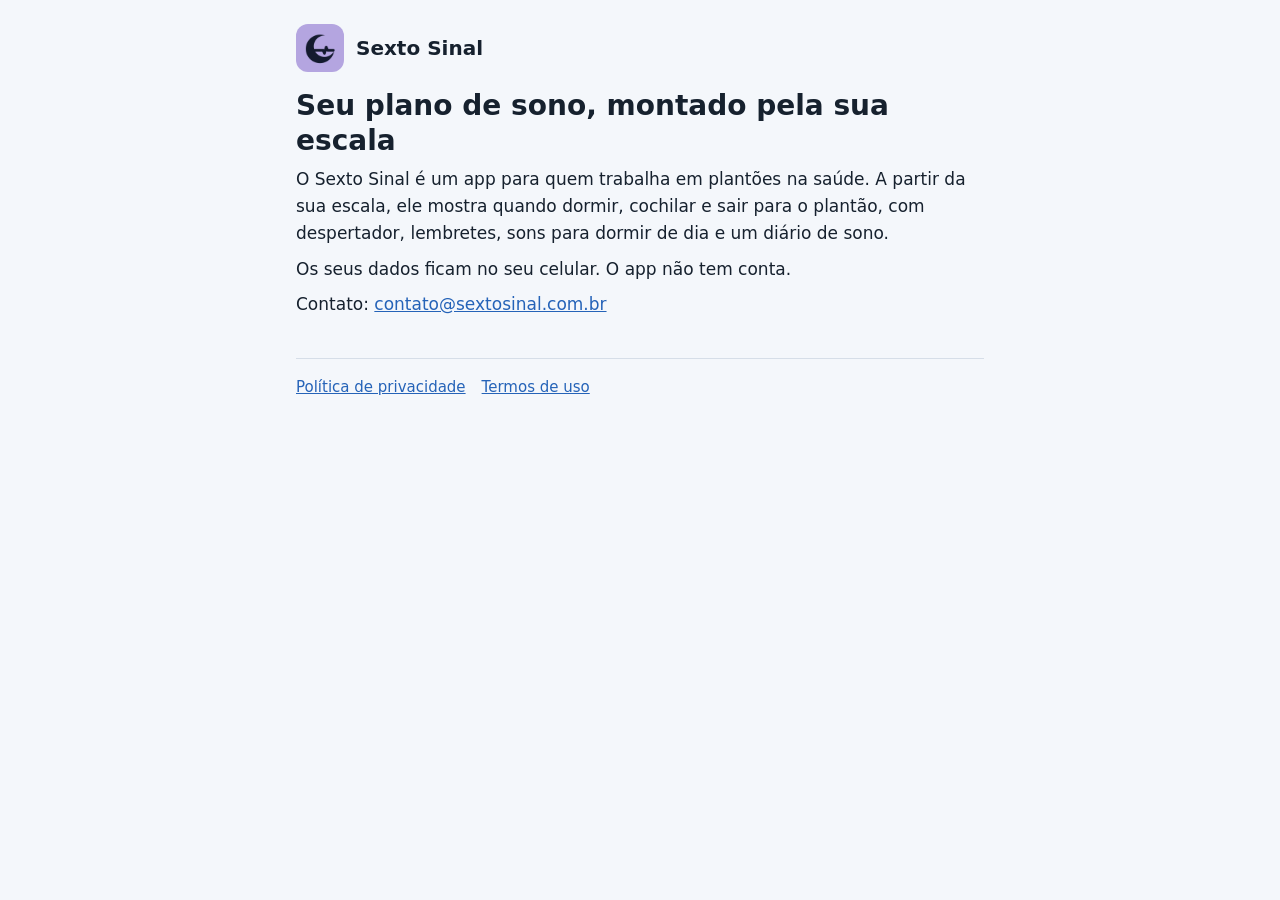
<file: index.html>
<!doctype html>
<html lang="pt-BR">
<head>
  <meta charset="utf-8">
  <meta name="viewport" content="width=device-width, initial-scale=1">
  <title>Sexto Sinal</title>
  <meta name="description" content="Plano de sono pela sua escala de plantão, com despertador e lembretes.">
  <link rel="icon" href="icone.png">
  <link rel="stylesheet" href="estilo.css">
</head>
<body>
<main>
  <header><img src="icone.png" alt=""><a href="./">Sexto Sinal</a></header>
  <h1>Seu plano de sono, montado pela sua escala</h1>
  <p>O Sexto Sinal é um app para quem trabalha em plantões na saúde. A partir da sua escala, ele mostra quando dormir, cochilar e sair para o plantão, com despertador, lembretes, sons para dormir de dia e um diário de sono.</p>
  <p>Os seus dados ficam no seu celular. O app não tem conta.</p>
  <p>Contato: <a href="mailto:contato@sextosinal.com.br">contato@sextosinal.com.br</a></p>
  <nav><a href="privacidade">Política de privacidade</a><a href="termos">Termos de uso</a></nav>
</main>
</body>
</html>
</file>
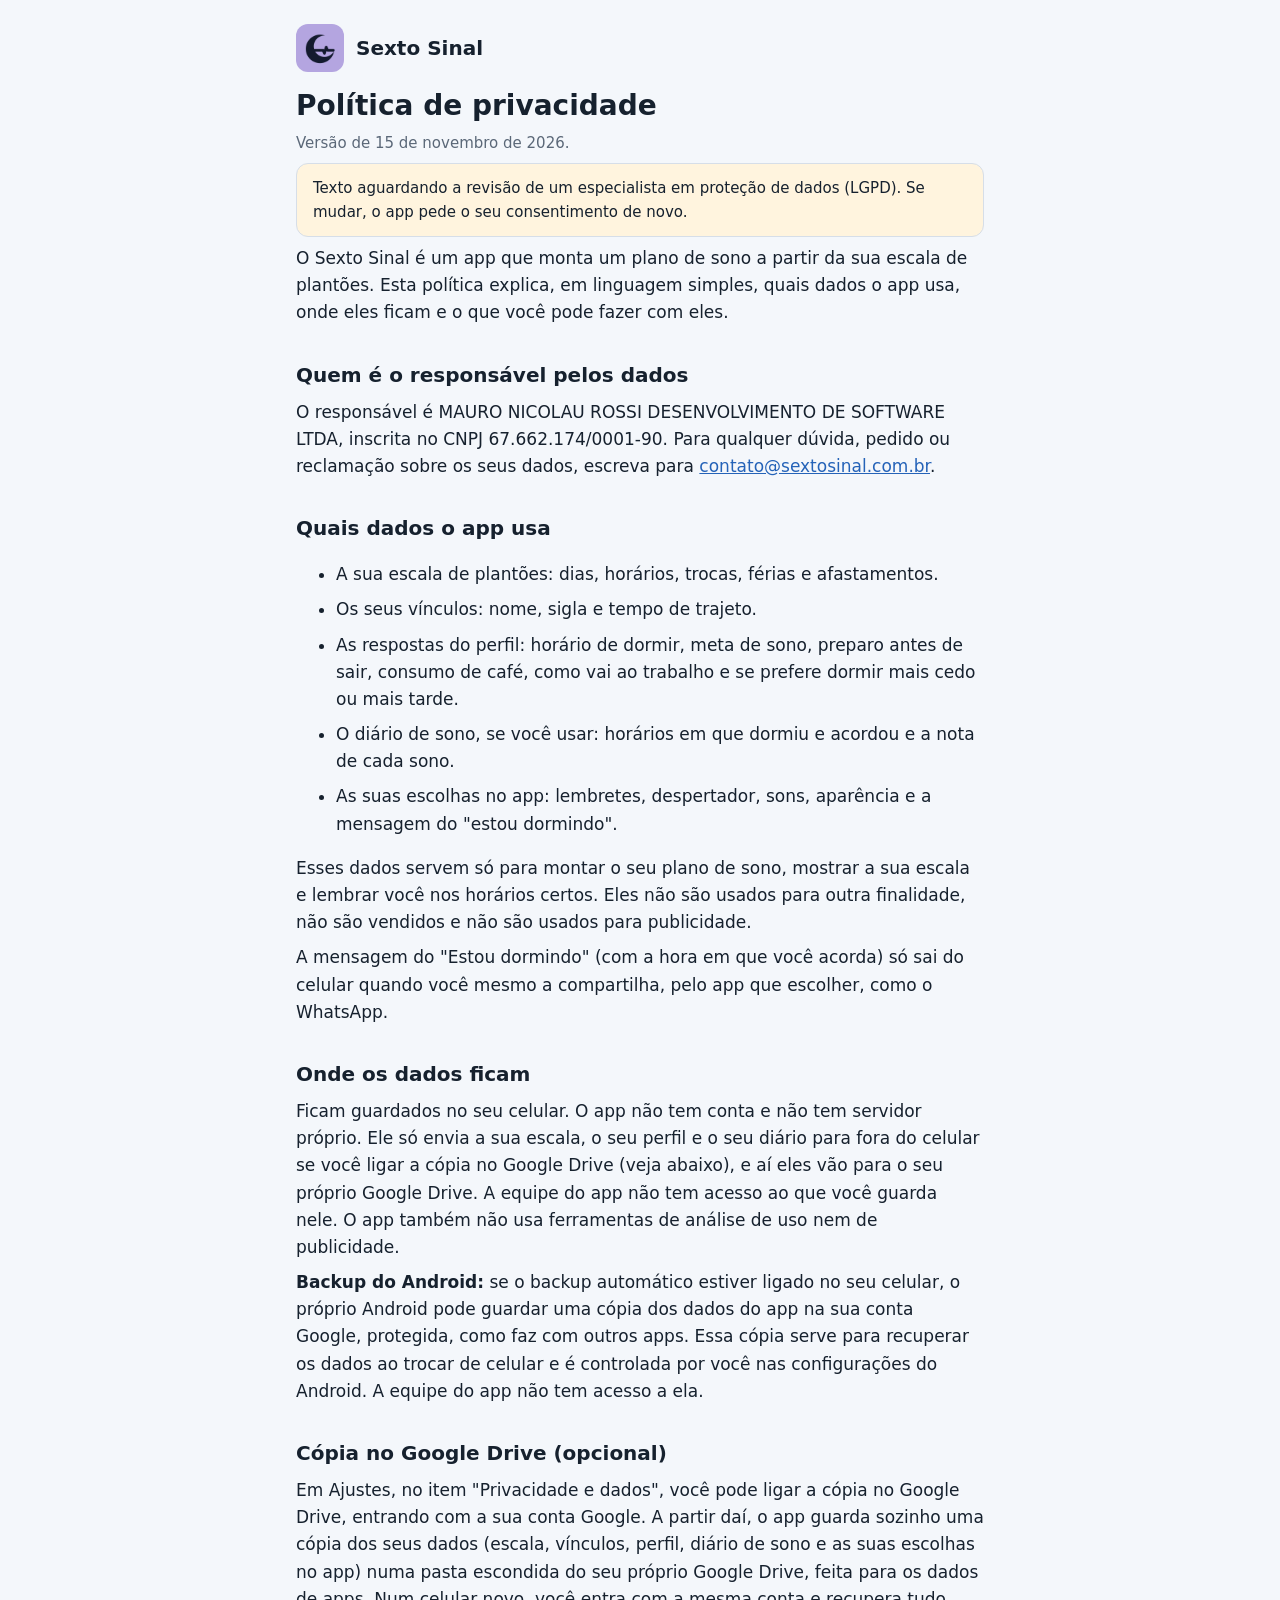
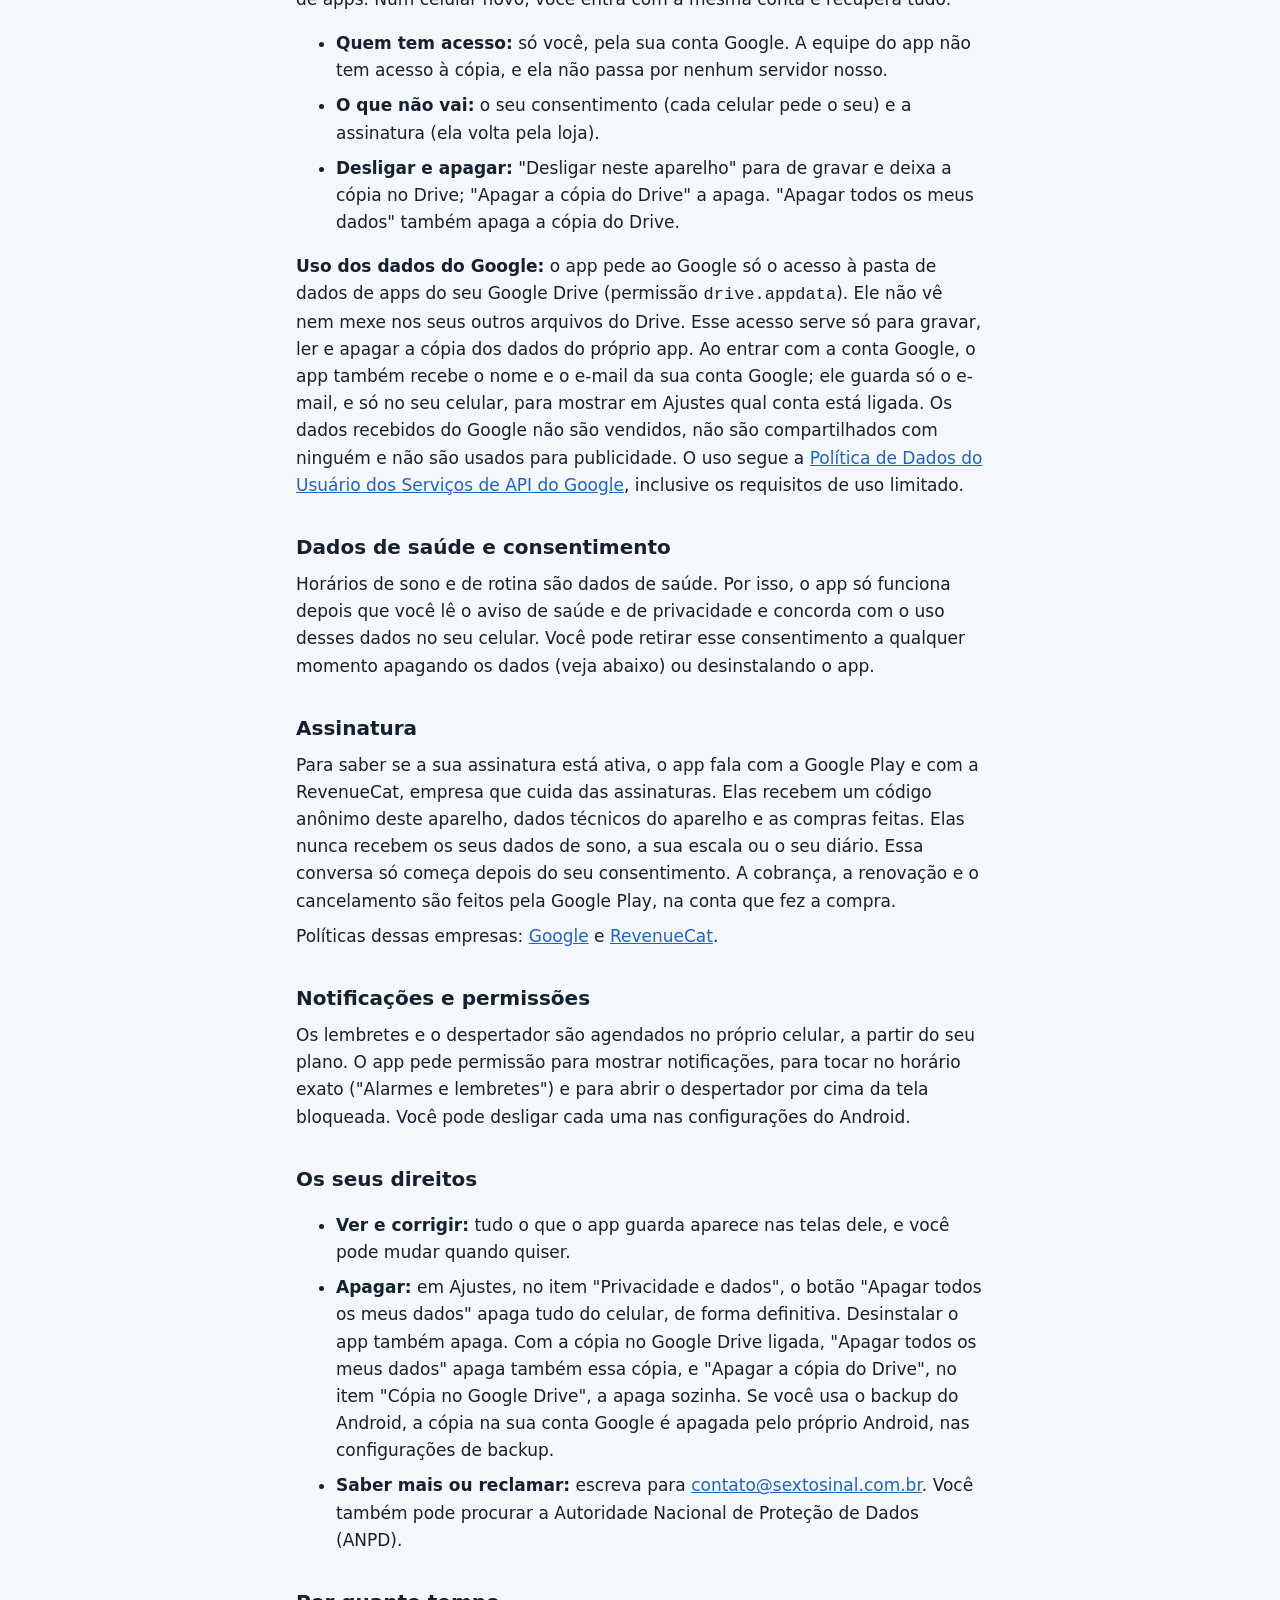
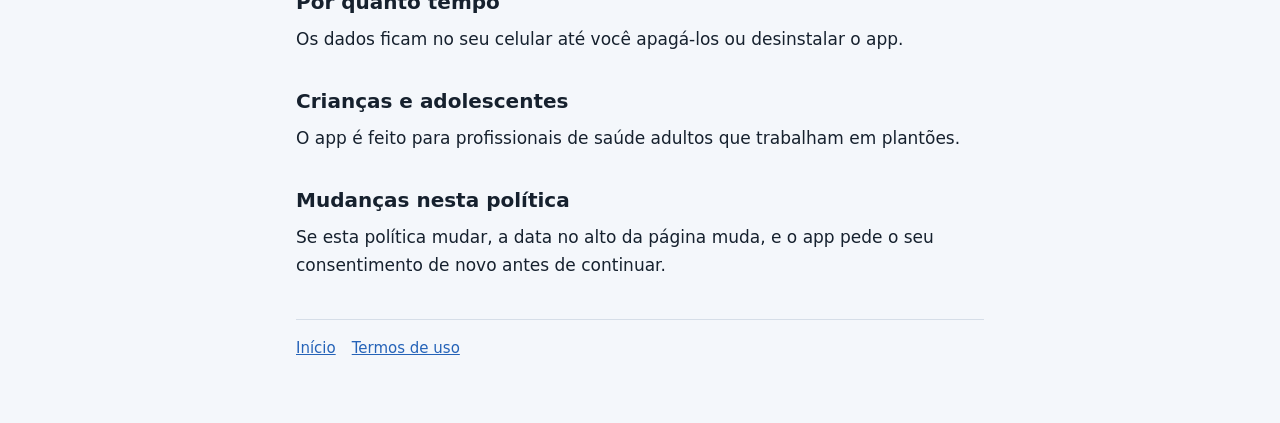
<file: privacidade.html>
<!doctype html>
<html lang="pt-BR">
<head>
  <meta charset="utf-8">
  <meta name="viewport" content="width=device-width, initial-scale=1">
  <title>Política de privacidade · Sexto Sinal</title>
  <link rel="icon" href="icone.png">
  <link rel="stylesheet" href="estilo.css">
</head>
<body>
<main>
  <header><img src="icone.png" alt=""><a href="./">Sexto Sinal</a></header>
  <h1>Política de privacidade</h1>
  <p class="data">Versão de 15 de novembro de 2026.</p>
  <p class="aviso">Texto aguardando a revisão de um especialista em proteção de dados (LGPD). Se mudar, o app pede o seu consentimento de novo.</p>

  <p>O Sexto Sinal é um app que monta um plano de sono a partir da sua escala de plantões. Esta política explica, em linguagem simples, quais dados o app usa, onde eles ficam e o que você pode fazer com eles.</p>

  <h2>Quem é o responsável pelos dados</h2>
  <p>O responsável é MAURO NICOLAU ROSSI DESENVOLVIMENTO DE SOFTWARE LTDA, inscrita no CNPJ 67.662.174/0001-90. Para qualquer dúvida, pedido ou reclamação sobre os seus dados, escreva para <a href="mailto:contato@sextosinal.com.br">contato@sextosinal.com.br</a>.</p>

  <h2>Quais dados o app usa</h2>
  <ul>
    <li>A sua escala de plantões: dias, horários, trocas, férias e afastamentos.</li>
    <li>Os seus vínculos: nome, sigla e tempo de trajeto.</li>
    <li>As respostas do perfil: horário de dormir, meta de sono, preparo antes de sair, consumo de café, como vai ao trabalho e se prefere dormir mais cedo ou mais tarde.</li>
    <li>O diário de sono, se você usar: horários em que dormiu e acordou e a nota de cada sono.</li>
    <li>As suas escolhas no app: lembretes, despertador, sons, aparência e a mensagem do "estou dormindo".</li>
  </ul>
  <p>Esses dados servem só para montar o seu plano de sono, mostrar a sua escala e lembrar você nos horários certos. Eles não são usados para outra finalidade, não são vendidos e não são usados para publicidade.</p>
  <p>A mensagem do "Estou dormindo" (com a hora em que você acorda) só sai do celular quando você mesmo a compartilha, pelo app que escolher, como o WhatsApp.</p>

  <h2>Onde os dados ficam</h2>
  <p>Ficam guardados no seu celular. O app não tem conta e não tem servidor próprio. Ele só envia a sua escala, o seu perfil e o seu diário para fora do celular se você ligar a cópia no Google Drive (veja abaixo), e aí eles vão para o seu próprio Google Drive. A equipe do app não tem acesso ao que você guarda nele. O app também não usa ferramentas de análise de uso nem de publicidade.</p>
  <p><strong>Backup do Android:</strong> se o backup automático estiver ligado no seu celular, o próprio Android pode guardar uma cópia dos dados do app na sua conta Google, protegida, como faz com outros apps. Essa cópia serve para recuperar os dados ao trocar de celular e é controlada por você nas configurações do Android. A equipe do app não tem acesso a ela.</p>

  <h2>Cópia no Google Drive (opcional)</h2>
  <p>Em Ajustes, no item "Privacidade e dados", você pode ligar a cópia no Google Drive, entrando com a sua conta Google. A partir daí, o app guarda sozinho uma cópia dos seus dados (escala, vínculos, perfil, diário de sono e as suas escolhas no app) numa pasta escondida do seu próprio Google Drive, feita para os dados de apps. Num celular novo, você entra com a mesma conta e recupera tudo.</p>
  <ul>
    <li><strong>Quem tem acesso:</strong> só você, pela sua conta Google. A equipe do app não tem acesso à cópia, e ela não passa por nenhum servidor nosso.</li>
    <li><strong>O que não vai:</strong> o seu consentimento (cada celular pede o seu) e a assinatura (ela volta pela loja).</li>
    <li><strong>Desligar e apagar:</strong> "Desligar neste aparelho" para de gravar e deixa a cópia no Drive; "Apagar a cópia do Drive" a apaga. "Apagar todos os meus dados" também apaga a cópia do Drive.</li>
  </ul>
  <p><strong>Uso dos dados do Google:</strong> o app pede ao Google só o acesso à pasta de dados de apps do seu Google Drive (permissão <code>drive.appdata</code>). Ele não vê nem mexe nos seus outros arquivos do Drive. Esse acesso serve só para gravar, ler e apagar a cópia dos dados do próprio app. Ao entrar com a conta Google, o app também recebe o nome e o e-mail da sua conta Google; ele guarda só o e-mail, e só no seu celular, para mostrar em Ajustes qual conta está ligada. Os dados recebidos do Google não são vendidos, não são compartilhados com ninguém e não são usados para publicidade. O uso segue a <a href="https://developers.google.com/terms/api-services-user-data-policy">Política de Dados do Usuário dos Serviços de API do Google</a>, inclusive os requisitos de uso limitado.</p>

  <h2>Dados de saúde e consentimento</h2>
  <p>Horários de sono e de rotina são dados de saúde. Por isso, o app só funciona depois que você lê o aviso de saúde e de privacidade e concorda com o uso desses dados no seu celular. Você pode retirar esse consentimento a qualquer momento apagando os dados (veja abaixo) ou desinstalando o app.</p>

  <h2>Assinatura</h2>
  <p>Para saber se a sua assinatura está ativa, o app fala com a Google Play e com a RevenueCat, empresa que cuida das assinaturas. Elas recebem um código anônimo deste aparelho, dados técnicos do aparelho e as compras feitas. Elas nunca recebem os seus dados de sono, a sua escala ou o seu diário. Essa conversa só começa depois do seu consentimento. A cobrança, a renovação e o cancelamento são feitos pela Google Play, na conta que fez a compra.</p>
  <p>Políticas dessas empresas: <a href="https://policies.google.com/privacy?hl=pt-BR">Google</a> e <a href="https://www.revenuecat.com/privacy">RevenueCat</a>.</p>

  <h2>Notificações e permissões</h2>
  <p>Os lembretes e o despertador são agendados no próprio celular, a partir do seu plano. O app pede permissão para mostrar notificações, para tocar no horário exato ("Alarmes e lembretes") e para abrir o despertador por cima da tela bloqueada. Você pode desligar cada uma nas configurações do Android.</p>

  <h2>Os seus direitos</h2>
  <ul>
    <li><strong>Ver e corrigir:</strong> tudo o que o app guarda aparece nas telas dele, e você pode mudar quando quiser.</li>
    <li><strong>Apagar:</strong> em Ajustes, no item "Privacidade e dados", o botão "Apagar todos os meus dados" apaga tudo do celular, de forma definitiva. Desinstalar o app também apaga. Com a cópia no Google Drive ligada, "Apagar todos os meus dados" apaga também essa cópia, e "Apagar a cópia do Drive", no item "Cópia no Google Drive", a apaga sozinha. Se você usa o backup do Android, a cópia na sua conta Google é apagada pelo próprio Android, nas configurações de backup.</li>
    <li><strong>Saber mais ou reclamar:</strong> escreva para <a href="mailto:contato@sextosinal.com.br">contato@sextosinal.com.br</a>. Você também pode procurar a Autoridade Nacional de Proteção de Dados (ANPD).</li>
  </ul>

  <h2>Por quanto tempo</h2>
  <p>Os dados ficam no seu celular até você apagá-los ou desinstalar o app.</p>

  <h2>Crianças e adolescentes</h2>
  <p>O app é feito para profissionais de saúde adultos que trabalham em plantões.</p>

  <h2>Mudanças nesta política</h2>
  <p>Se esta política mudar, a data no alto da página muda, e o app pede o seu consentimento de novo antes de continuar.</p>

  <nav><a href="./">Início</a><a href="termos">Termos de uso</a></nav>
</main>
</body>
</html>
</file>
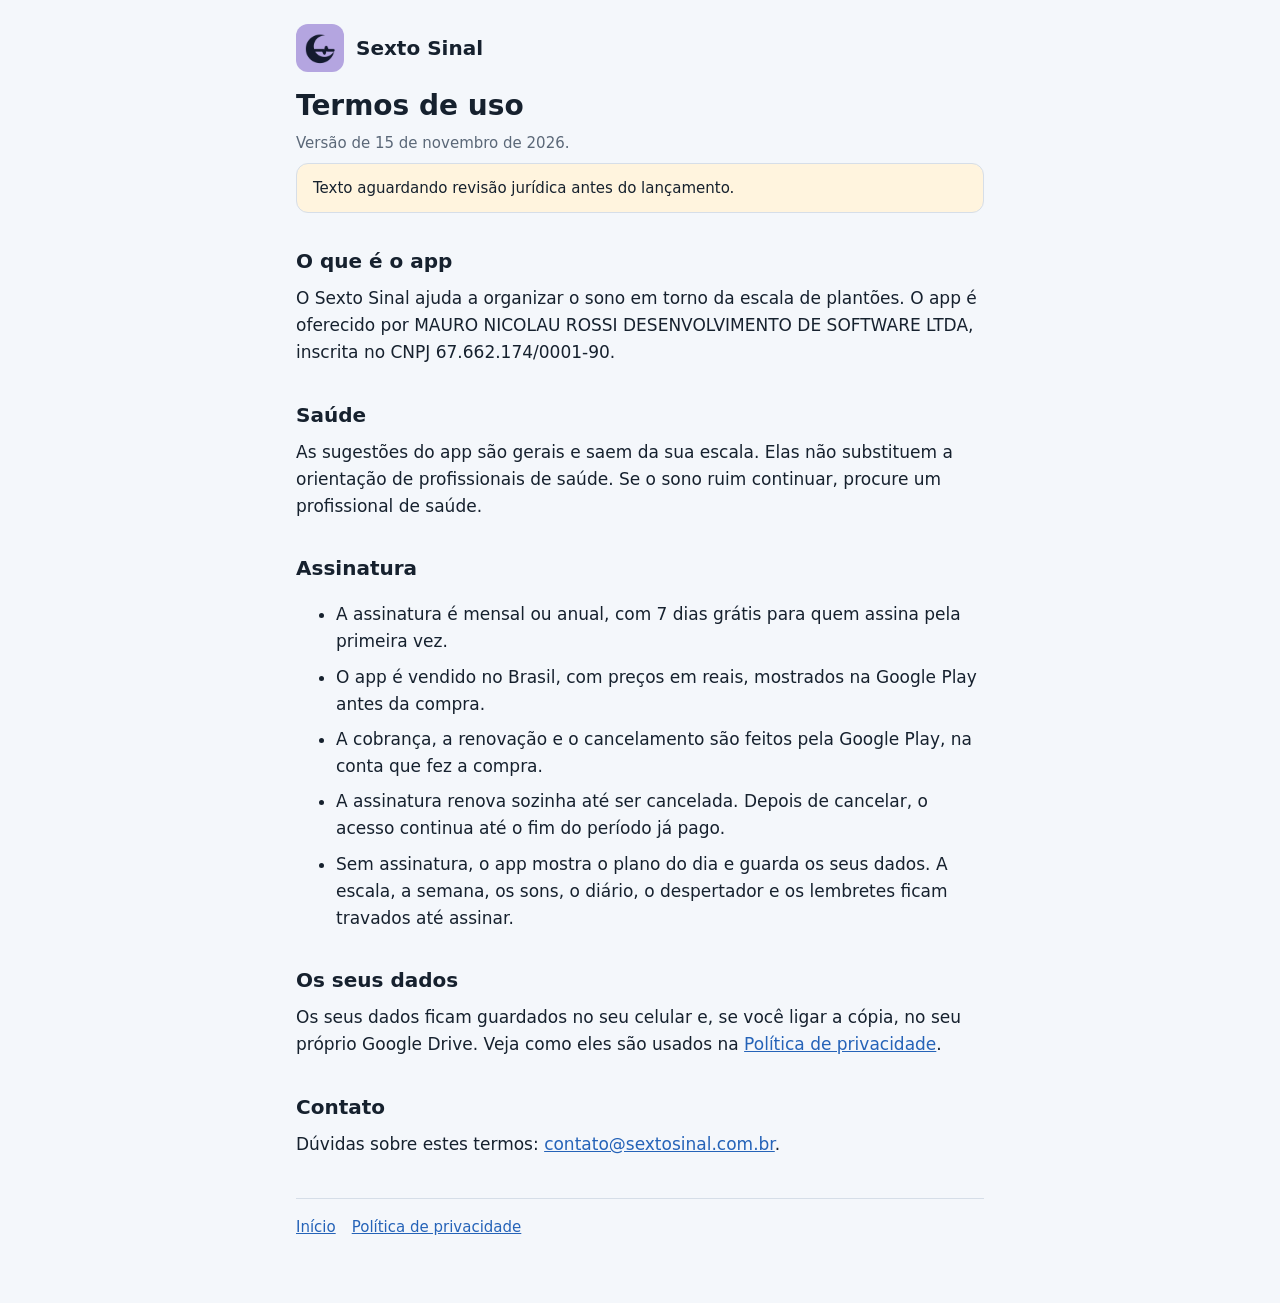
<file: termos.html>
<!doctype html>
<html lang="pt-BR">
<head>
  <meta charset="utf-8">
  <meta name="viewport" content="width=device-width, initial-scale=1">
  <title>Termos de uso · Sexto Sinal</title>
  <link rel="icon" href="icone.png">
  <link rel="stylesheet" href="estilo.css">
</head>
<body>
<main>
  <header><img src="icone.png" alt=""><a href="./">Sexto Sinal</a></header>
  <h1>Termos de uso</h1>
  <p class="data">Versão de 15 de novembro de 2026.</p>
  <p class="aviso">Texto aguardando revisão jurídica antes do lançamento.</p>

  <h2>O que é o app</h2>
  <p>O Sexto Sinal ajuda a organizar o sono em torno da escala de plantões. O app é oferecido por MAURO NICOLAU ROSSI DESENVOLVIMENTO DE SOFTWARE LTDA, inscrita no CNPJ 67.662.174/0001-90.</p>

  <h2>Saúde</h2>
  <p>As sugestões do app são gerais e saem da sua escala. Elas não substituem a orientação de profissionais de saúde. Se o sono ruim continuar, procure um profissional de saúde.</p>

  <h2>Assinatura</h2>
  <ul>
    <li>A assinatura é mensal ou anual, com 7 dias grátis para quem assina pela primeira vez.</li>
    <li>O app é vendido no Brasil, com preços em reais, mostrados na Google Play antes da compra.</li>
    <li>A cobrança, a renovação e o cancelamento são feitos pela Google Play, na conta que fez a compra.</li>
    <li>A assinatura renova sozinha até ser cancelada. Depois de cancelar, o acesso continua até o fim do período já pago.</li>
    <li>Sem assinatura, o app mostra o plano do dia e guarda os seus dados. A escala, a semana, os sons, o diário, o despertador e os lembretes ficam travados até assinar.</li>
  </ul>

  <h2>Os seus dados</h2>
  <p>Os seus dados ficam guardados no seu celular e, se você ligar a cópia, no seu próprio Google Drive. Veja como eles são usados na <a href="privacidade">Política de privacidade</a>.</p>

  <h2>Contato</h2>
  <p>Dúvidas sobre estes termos: <a href="mailto:contato@sextosinal.com.br">contato@sextosinal.com.br</a>.</p>

  <nav><a href="./">Início</a><a href="privacidade">Política de privacidade</a></nav>
</main>
</body>
</html>
</file>
<file: estilo.css>
:root {
  --fundo: #f4f7fb;
  --texto: #16212e;
  --suave: #5b6878;
  --destaque: #2563b8;
  --borda: #d6dee8;
  --aviso: #fff4de;
}
@media (prefers-color-scheme: dark) {
  :root {
    --fundo: #0b0f14;
    --texto: #e7e2d9;
    --suave: #a8a196;
    --destaque: #b4a5e0;
    --borda: #2b333d;
    --aviso: #2a2416;
  }
}
* { box-sizing: border-box; }
body {
  margin: 0;
  background: var(--fundo);
  color: var(--texto);
  font: 17px/1.6 system-ui, -apple-system, "Segoe UI", Roboto, sans-serif;
}
main { max-width: 720px; margin: 0 auto; padding: 24px 16px 64px; }
header { display: flex; align-items: center; gap: 12px; margin-bottom: 8px; }
header img { width: 48px; height: 48px; border-radius: 12px; }
header a { color: var(--texto); text-decoration: none; font-weight: 700; font-size: 20px; }
h1 { font-size: 28px; line-height: 1.25; margin: 16px 0 4px; }
h2 { font-size: 20px; margin: 32px 0 8px; }
p, li { margin: 8px 0; }
a { color: var(--destaque); }
.data { color: var(--suave); font-size: 15px; }
.aviso { background: var(--aviso); border: 1px solid var(--borda); border-radius: 12px; padding: 12px 16px; font-size: 15px; }
nav { display: flex; flex-wrap: wrap; gap: 16px; margin-top: 40px; padding-top: 16px; border-top: 1px solid var(--borda); font-size: 15px; }
</file>
